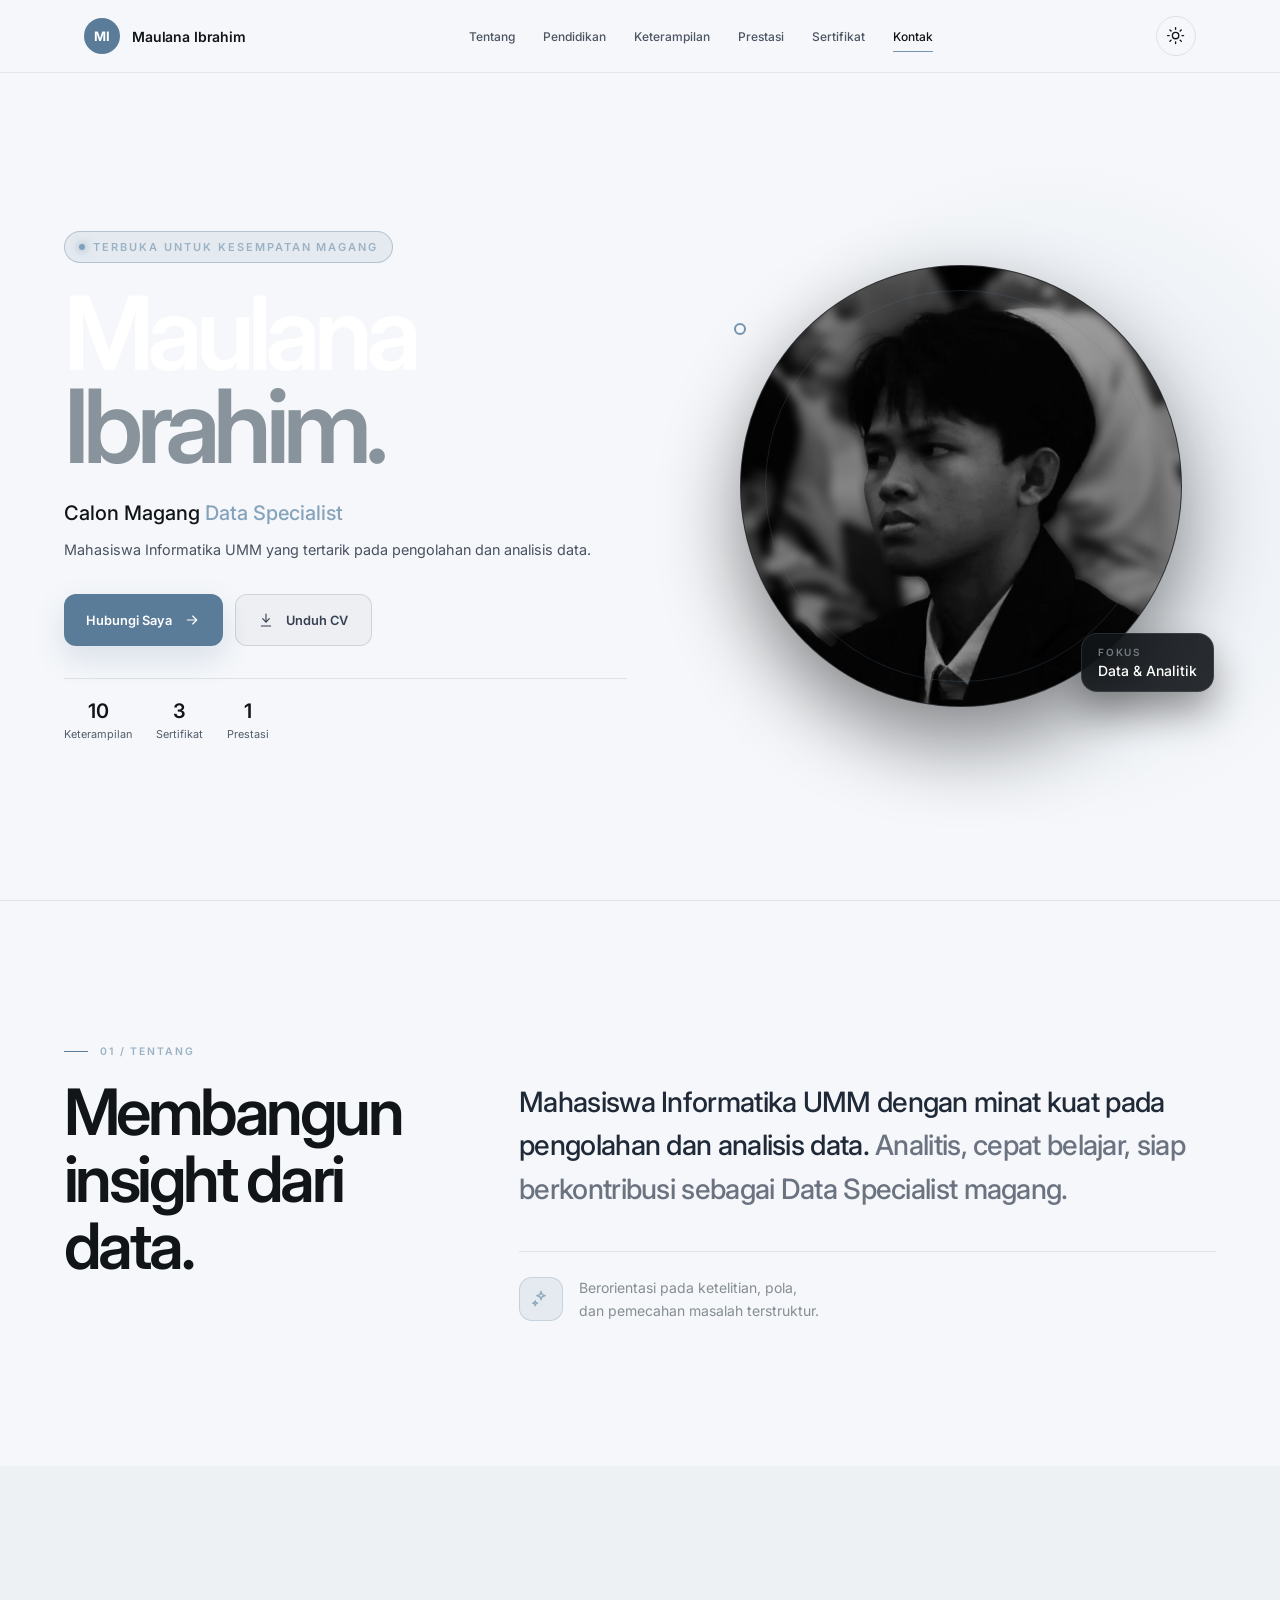
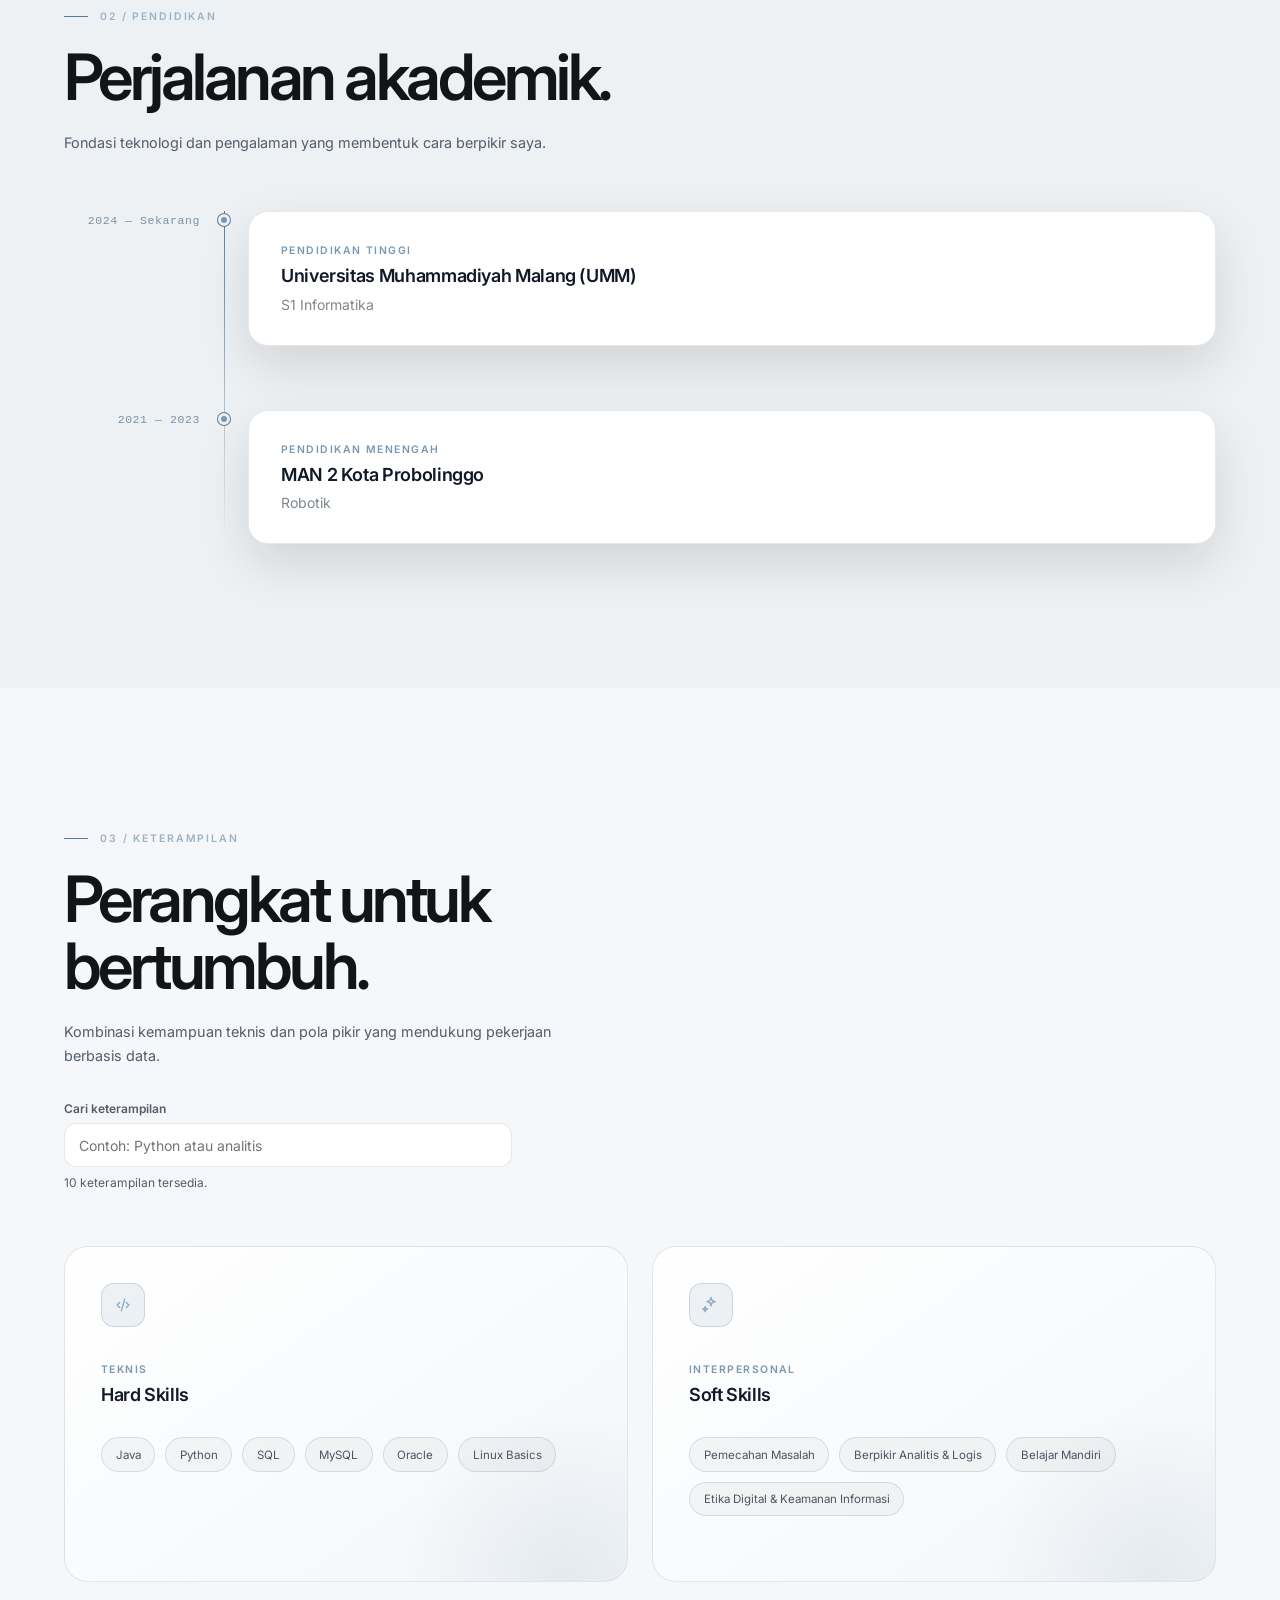
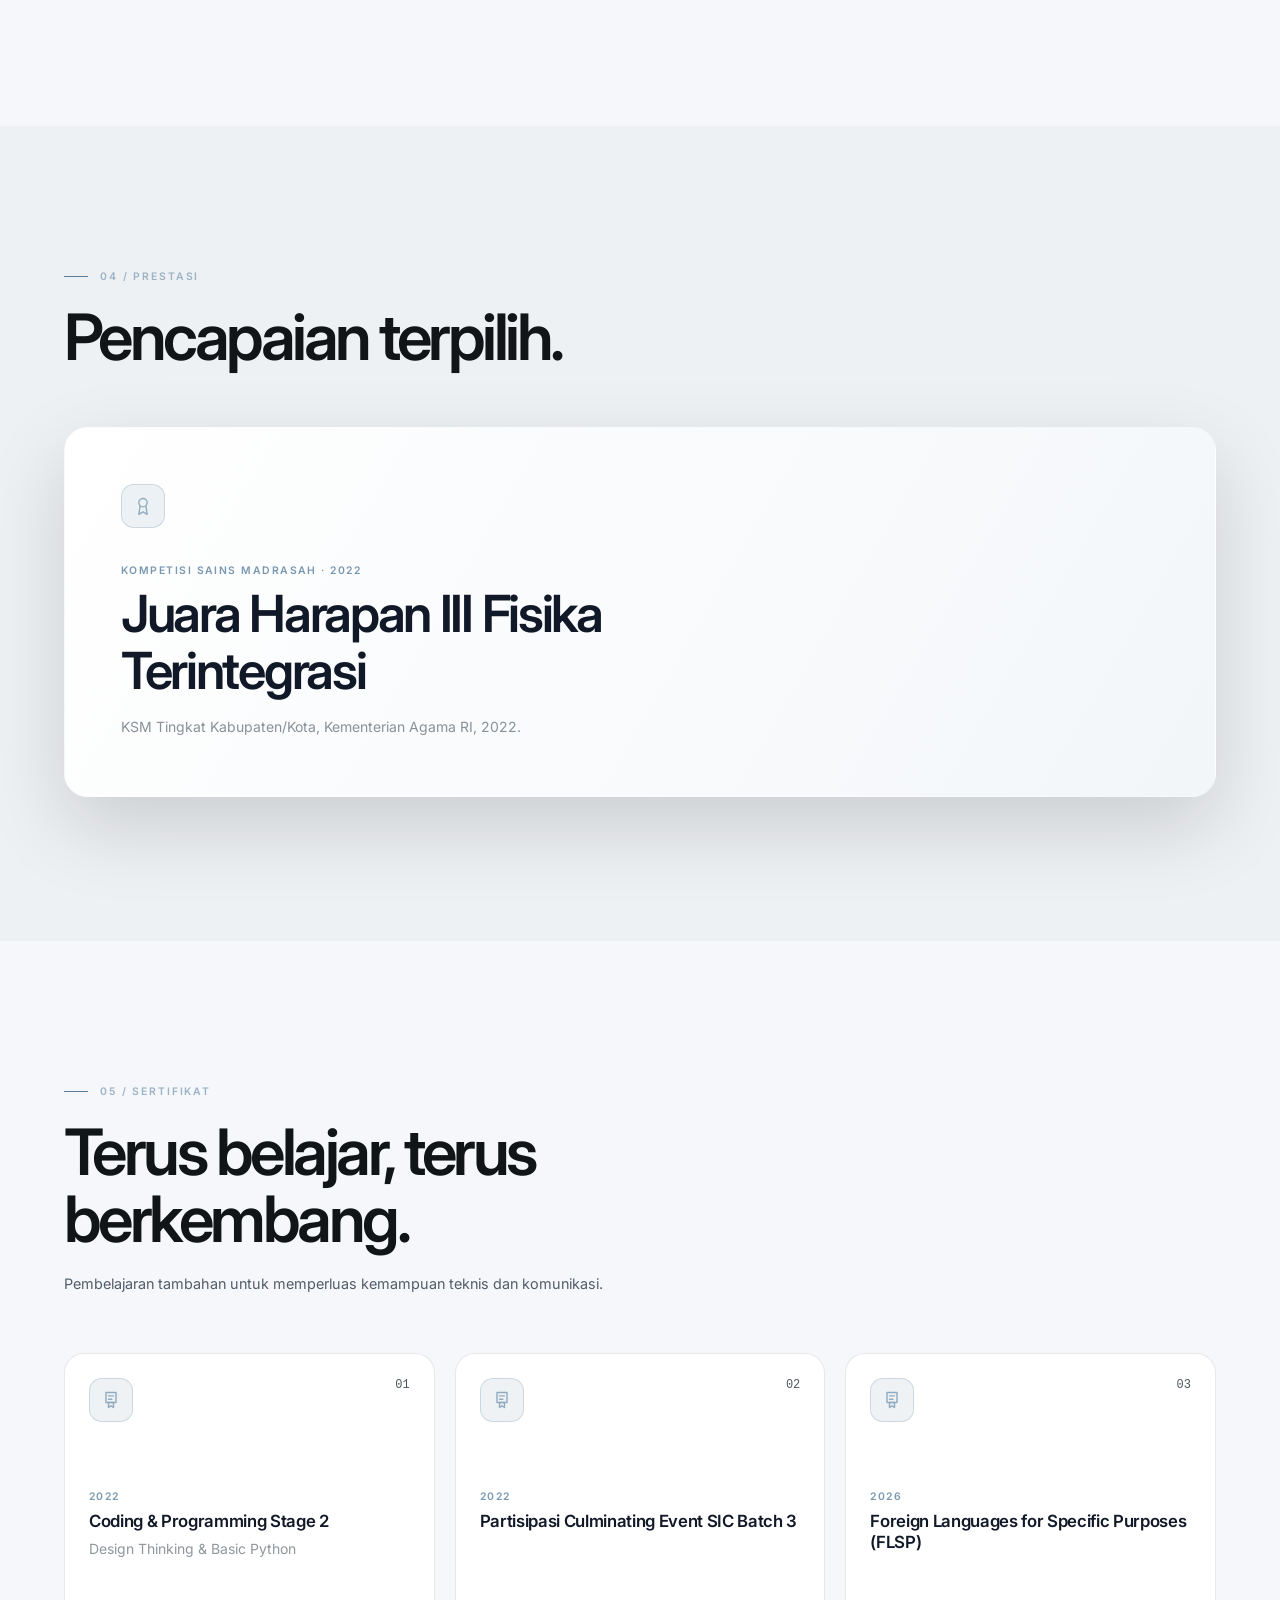
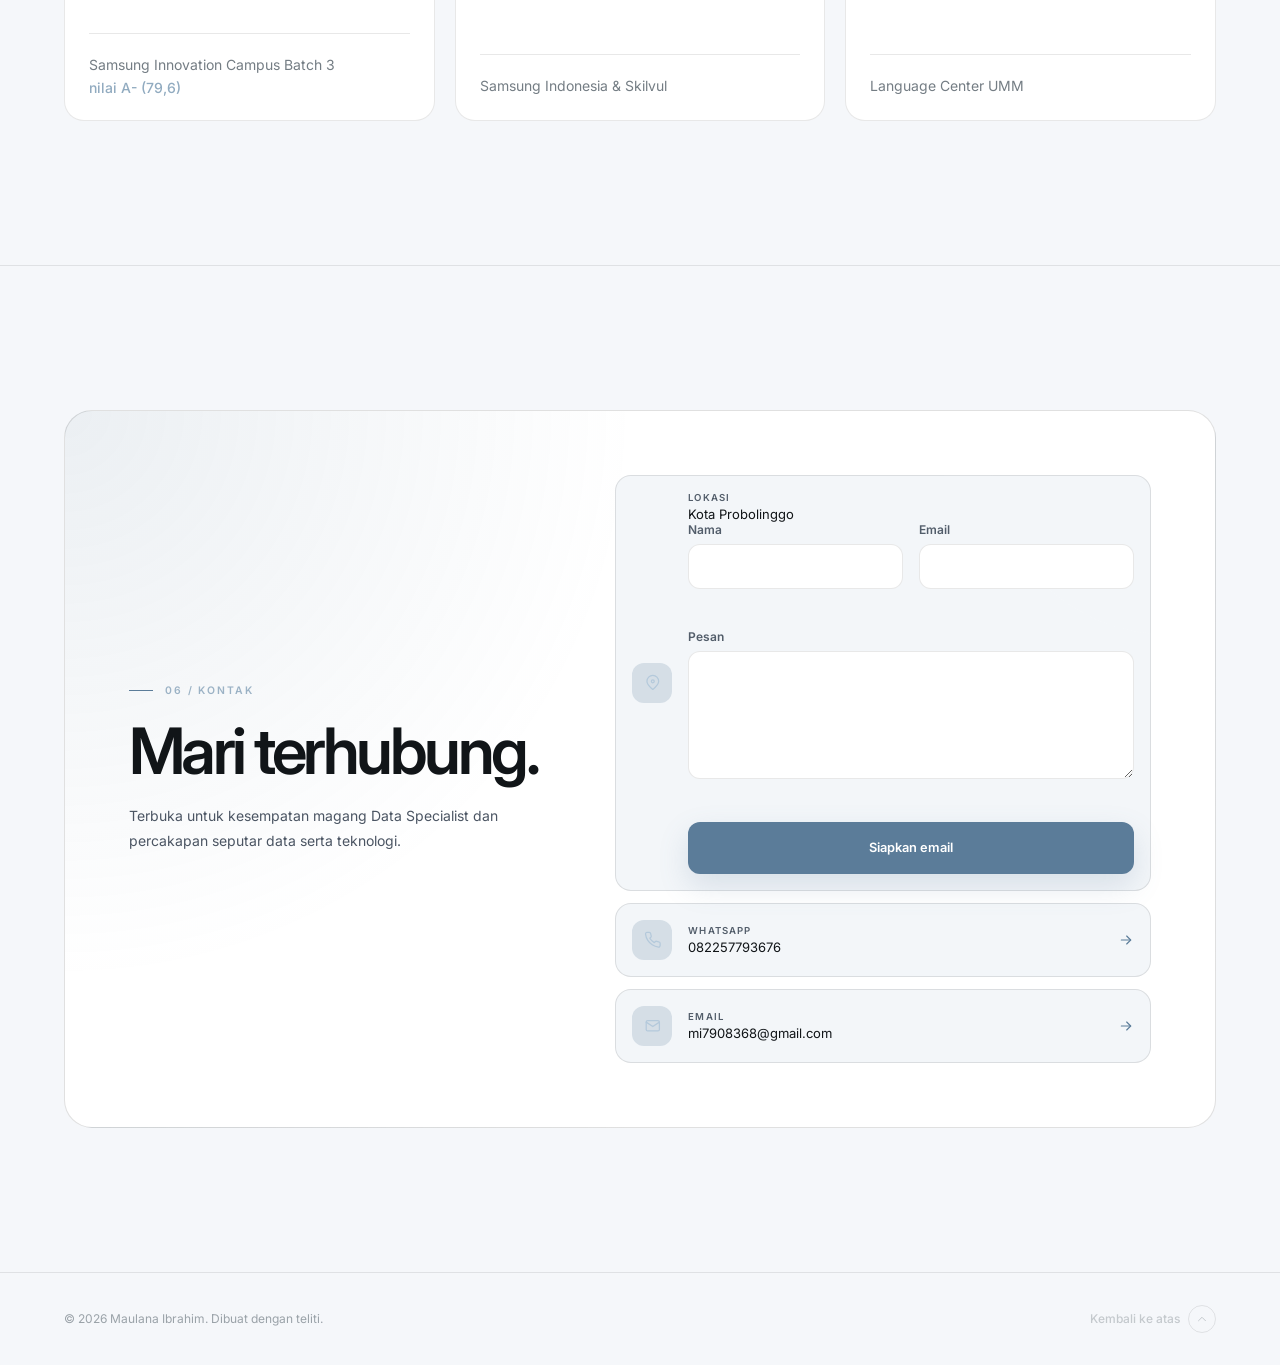
<file: docs/index.html>
<!DOCTYPE html>
<html lang="id" data-theme="dark">
<head>
  <meta charset="UTF-8" />
  <meta name="viewport" content="width=device-width, initial-scale=1.0" />
  <meta name="description" content="CV Maulana Ibrahim — Calon Magang Data Specialist, Mahasiswa Informatika UMM. Lihat pengalaman, keterampilan, dan sertifikat." />
  <title>Maulana Ibrahim — Data Specialist</title>

  <!-- Favicon -->
  <link rel="icon" type="image/svg+xml" href="assets/favicon.svg" />

  <!-- Google Fonts: Inter -->
  <link rel="preconnect" href="https://fonts.googleapis.com" />
  <link rel="preconnect" href="https://fonts.gstatic.com" crossorigin />
  <link href="https://fonts.googleapis.com/css2?family=Inter:wght@400;500;600;700&display=swap" rel="stylesheet" />

  <!-- Stylesheet -->
  <link rel="stylesheet" href="css/style.css" />
</head>
<body>

  <!-- ═══════════════════════════ HEADER / NAV ═══════════════════════════ -->
  <header id="site-header">
    <nav class="nav-inner" aria-label="Navigasi utama">

      <!-- KIRI: Logo / Brand (link ke #beranda) -->
      <a href="#beranda" class="nav-brand" aria-label="Kembali ke beranda">
        <span class="nav-avatar">MI</span>
        <span class="nav-name">Maulana Ibrahim</span>
      </a>

      <!-- TENGAH: Desktop nav links -->
      <div class="nav-links" id="nav-links" role="list">
        <a href="#tentang"      class="nav-link" role="listitem">Tentang</a>
        <a href="#pendidikan"   class="nav-link" role="listitem">Pendidikan</a>
        <a href="#keterampilan" class="nav-link" role="listitem">Keterampilan</a>
        <a href="#prestasi"     class="nav-link" role="listitem">Prestasi</a>
        <a href="#sertifikat"   class="nav-link" role="listitem">Sertifikat</a>
        <a href="#kontak"       class="nav-link" role="listitem">Kontak</a>
      </div>

      <!-- KANAN: Controls (tema + hamburger) — selalu di ujung kanan -->
      <div class="nav-controls">
        <!-- Theme toggle -->
        <button id="theme-toggle" class="icon-btn"
                aria-label="Ganti ke tema terang">
          <svg id="icon-sun" viewBox="0 0 24 24" fill="none" stroke="currentColor"
               stroke-width="1.7" stroke-linecap="round" stroke-linejoin="round" aria-hidden="true">
            <circle cx="12" cy="12" r="4"/>
            <path d="M12 2v2M12 20v2M4.93 4.93l1.41 1.41M17.66 17.66l1.41 1.41
                     M2 12h2M20 12h2M4.93 19.07l1.41-1.41M17.66 6.34l1.41-1.41"/>
          </svg>
          <svg id="icon-moon" viewBox="0 0 24 24" fill="none" stroke="currentColor"
               stroke-width="1.7" stroke-linecap="round" stroke-linejoin="round"
               aria-hidden="true" style="display:none">
            <path d="M21 12.79A9 9 0 1 1 11.21 3 7 7 0 0 0 21 12.79z"/>
          </svg>
        </button>

        <!-- Hamburger (mobile — disembunyikan di desktop via CSS) -->
        <button id="menu-toggle" class="icon-btn nav-hamburger"
                aria-label="Buka menu navigasi"
                aria-expanded="false"
                aria-controls="mobile-menu">
          <svg id="icon-menu" viewBox="0 0 24 24" fill="none" stroke="currentColor"
               stroke-width="1.7" stroke-linecap="round" stroke-linejoin="round" aria-hidden="true">
            <path d="M4 7h16M4 12h16M4 17h16"/>
          </svg>
          <svg id="icon-close" viewBox="0 0 24 24" fill="none" stroke="currentColor"
               stroke-width="1.7" stroke-linecap="round" stroke-linejoin="round"
               aria-hidden="true" style="display:none">
            <path d="M6 6l12 12M18 6 6 18"/>
          </svg>
        </button>
      </div>
    </nav>

    <!-- Mobile menu (drawer dropdown) -->
    <div id="mobile-menu" class="mobile-menu" aria-hidden="true">
      <div class="mobile-menu-inner">
        <a href="#tentang"      class="mobile-link">Tentang</a>
        <a href="#pendidikan"   class="mobile-link">Pendidikan</a>
        <a href="#keterampilan" class="mobile-link">Keterampilan</a>
        <a href="#prestasi"     class="mobile-link">Prestasi</a>
        <a href="#sertifikat"   class="mobile-link">Sertifikat</a>
        <a href="#kontak"       class="mobile-link">Kontak</a>
      </div>
    </div>
  </header>

  <!-- ═══════════════════════════ MAIN CONTENT ═══════════════════════════ -->
  <main>

    <!-- ── BERANDA (Hero) ── -->
    <section id="beranda" class="hero-section">
      <div class="hero-glow" aria-hidden="true"></div>
      <div class="hero-grid" aria-hidden="true"></div>

      <div class="hero-inner">
        <!-- Text column -->
        <div class="hero-text">
          <div class="badge fade-up">
            <span class="badge-dot" aria-hidden="true"></span>
            Terbuka untuk kesempatan magang
          </div>

          <h1 class="hero-name fade-up-delay">
            Maulana<br>
            <span class="hero-name-dim">Ibrahim.</span>
          </h1>

          <p class="hero-role fade-up-delay-2">
            Calon Magang <span class="accent-text">Data Specialist</span>
          </p>

          <p class="hero-desc fade-up-delay-2">
            Mahasiswa Informatika UMM yang tertarik pada pengolahan dan analisis data.
          </p>

          <div class="hero-actions fade-up-delay-3">
            <a href="#kontak" class="button-primary">
              Hubungi Saya
              <svg class="btn-icon" viewBox="0 0 24 24" fill="none" stroke="currentColor" stroke-width="1.7" stroke-linecap="round" stroke-linejoin="round" aria-hidden="true">
                <path d="M5 12h14"/><path d="m13 6 6 6-6 6"/>
              </svg>
            </a>
            <a href="https://drive.google.com/uc?export=download&id=1vg1NzMUYDNerl3p0nj1B6A00vib6fofZ"
               target="_blank" rel="noreferrer" class="button-secondary">
              <svg class="btn-icon" viewBox="0 0 24 24" fill="none" stroke="currentColor" stroke-width="1.7" stroke-linecap="round" stroke-linejoin="round" aria-hidden="true">
                <path d="M12 3v12"/><path d="m7 10 5 5 5-5M5 21h14"/>
              </svg>
              Unduh CV
            </a>
          </div>
          <div class="hero-stats" aria-label="Ringkasan portofolio">
            <div class="hero-stat">
              <strong data-counter="10">10</strong>
              <span>Keterampilan</span>
            </div>
            <div class="hero-stat">
              <strong data-counter="3">3</strong>
              <span>Sertifikat</span>
            </div>
            <div class="hero-stat">
              <strong data-counter="1">1</strong>
              <span>Prestasi</span>
            </div>
          </div>
        </div>

        <!-- Portrait column -->
        <div class="hero-portrait">
          <div class="portrait-ring fade-in">
            <div class="portrait-frame">
              <img
                src="assets/maulana-ibrahim.jpg"
                alt="Potret Maulana Ibrahim, Mahasiswa Informatika UMM"
                class="portrait-img"
                loading="eager"
              />
            </div>

            <!-- Focus badge -->
            <div class="focus-badge" aria-label="Fokus: Data & Analitik">
              <p class="focus-label">Fokus</p>
              <p class="focus-value">Data &amp; Analitik</p>
            </div>

            <!-- Decorative dot -->
            <span class="portrait-dot" aria-hidden="true"></span>
          </div>
        </div>
      </div>
    </section>

    <!-- ── TENTANG ── -->
    <section id="tentang" class="section-shell section-border">
      <div class="section-inner grid-sidebar">
        <div class="section-heading reveal">
          <div class="eyebrow"><span></span>01 / Tentang</div>
          <h2>Membangun insight dari data.</h2>
        </div>

        <div class="reveal about-body">
          <p class="about-lead">
            Mahasiswa Informatika UMM dengan minat kuat pada pengolahan dan analisis data.
            <span class="text-dim">
              Analitis, cepat belajar, siap berkontribusi sebagai Data Specialist magang.
            </span>
          </p>

          <div class="about-tagline">
            <span class="card-icon">
              <!-- spark icon -->
              <svg viewBox="0 0 24 24" fill="none" stroke="currentColor" stroke-width="1.7" stroke-linecap="round" stroke-linejoin="round" aria-hidden="true">
                <path d="m12 3 1.3 3.7L17 8l-3.7 1.3L12 13l-1.3-3.7L7 8l3.7-1.3L12 3Z"/>
                <path d="m5 14 .8 2.2L8 17l-2.2.8L5 20l-.8-2.2L2 17l2.2-.8L5 14Z"/>
              </svg>
            </span>
            <p>
              Berorientasi pada ketelitian, pola,<br class="br-sm">
              dan pemecahan masalah terstruktur.
            </p>
          </div>
        </div>
      </div>
    </section>

    <!-- ── PENDIDIKAN ── -->
    <section id="pendidikan" class="section-shell section-alt">
      <div class="section-inner">
        <div class="section-heading reveal">
          <div class="eyebrow"><span></span>02 / Pendidikan</div>
          <h2>Perjalanan akademik.</h2>
          <p>Fondasi teknologi dan pengalaman yang membentuk cara berpikir saya.</p>
        </div>

        <div class="timeline" role="list">
          <article class="timeline-item reveal" role="listitem">
            <div class="timeline-year">2024 — Sekarang</div>
            <div class="timeline-dot" aria-hidden="true"></div>
            <div class="timeline-card">
              <p class="card-kicker">Pendidikan Tinggi</p>
              <h3>Universitas Muhammadiyah Malang (UMM)</h3>
              <p>S1 Informatika</p>
            </div>
          </article>

          <article class="timeline-item reveal" role="listitem">
            <div class="timeline-year">2021 — 2023</div>
            <div class="timeline-dot" aria-hidden="true"></div>
            <div class="timeline-card">
              <p class="card-kicker">Pendidikan Menengah</p>
              <h3>MAN 2 Kota Probolinggo</h3>
              <p>Robotik</p>
            </div>
          </article>
        </div>
      </div>
    </section>

    <!-- ── KETERAMPILAN ── -->
    <section id="keterampilan" class="section-shell">
      <div class="section-inner">
        <div class="section-heading reveal">
          <div class="eyebrow"><span></span>03 / Keterampilan</div>
          <h2>Perangkat untuk bertumbuh.</h2>
          <p>Kombinasi kemampuan teknis dan pola pikir yang mendukung pekerjaan berbasis data.</p>
        </div>

        <div class="skill-filter reveal">
          <label for="skill-search">Cari keterampilan</label>
          <input id="skill-search" type="search" placeholder="Contoh: Python atau analitis" autocomplete="off">
          <p id="skill-filter-status" class="skill-filter-status" role="status" aria-live="polite">10 keterampilan tersedia.</p>
          <p id="skill-filter-empty" class="skill-filter-empty" hidden>Tidak ada keterampilan yang cocok.</p>
        </div>

        <div class="skills-grid">
          <!-- Hard Skills -->
          <article class="skill-card reveal">
            <div class="card-icon">
              <svg viewBox="0 0 24 24" fill="none" stroke="currentColor" stroke-width="1.7" stroke-linecap="round" stroke-linejoin="round" aria-hidden="true">
                <path d="m8 9-3 3 3 3M16 9l3 3-3 3M14 5l-4 14"/>
              </svg>
            </div>
            <p class="card-kicker">Teknis</p>
            <h3>Hard Skills</h3>
            <div class="chips-wrap">
              <span class="skill-chip">Java</span>
              <span class="skill-chip">Python</span>
              <span class="skill-chip">SQL</span>
              <span class="skill-chip">MySQL</span>
              <span class="skill-chip">Oracle</span>
              <span class="skill-chip">Linux Basics</span>
            </div>
          </article>

          <!-- Soft Skills -->
          <article class="skill-card reveal">
            <div class="card-icon">
              <svg viewBox="0 0 24 24" fill="none" stroke="currentColor" stroke-width="1.7" stroke-linecap="round" stroke-linejoin="round" aria-hidden="true">
                <path d="m12 3 1.3 3.7L17 8l-3.7 1.3L12 13l-1.3-3.7L7 8l3.7-1.3L12 3Z"/>
                <path d="m5 14 .8 2.2L8 17l-2.2.8L5 20l-.8-2.2L2 17l2.2-.8L5 14Z"/>
              </svg>
            </div>
            <p class="card-kicker">Interpersonal</p>
            <h3>Soft Skills</h3>
            <div class="chips-wrap">
              <span class="skill-chip">Pemecahan Masalah</span>
              <span class="skill-chip">Berpikir Analitis &amp; Logis</span>
              <span class="skill-chip">Belajar Mandiri</span>
              <span class="skill-chip">Etika Digital &amp; Keamanan Informasi</span>
            </div>
          </article>
        </div>
      </div>
    </section>

    <!-- ── PRESTASI ── -->
    <section id="prestasi" class="section-shell section-alt">
      <div class="section-inner">
        <div class="section-heading reveal">
          <div class="eyebrow"><span></span>04 / Prestasi</div>
          <h2>Pencapaian terpilih.</h2>
        </div>

        <article class="achievement-card reveal">
          <div class="achievement-number" aria-hidden="true">III</div>
          <div class="achievement-body">
            <div class="card-icon">
              <svg viewBox="0 0 24 24" fill="none" stroke="currentColor" stroke-width="1.7" stroke-linecap="round" stroke-linejoin="round" aria-hidden="true">
                <circle cx="12" cy="8" r="5"/>
                <path d="M8.5 12 7 22l5-3 5 3-1.5-10"/>
              </svg>
            </div>
            <p class="card-kicker">Kompetisi Sains Madrasah · 2022</p>
            <h3>Juara Harapan III Fisika Terintegrasi</h3>
            <p class="achievement-desc">
              KSM Tingkat Kabupaten/Kota, Kementerian Agama RI, 2022.
            </p>
          </div>
        </article>
      </div>
    </section>

    <!-- ── SERTIFIKAT ── -->
    <section id="sertifikat" class="section-shell">
      <div class="section-inner">
        <div class="section-heading reveal">
          <div class="eyebrow"><span></span>05 / Sertifikat</div>
          <h2>Terus belajar, terus berkembang.</h2>
          <p>Pembelajaran tambahan untuk memperluas kemampuan teknis dan komunikasi.</p>
        </div>

        <div class="certs-grid">

          <!-- Cert 01 -->
          <article class="certificate-card reveal">
            <div class="cert-header">
              <div class="card-icon">
                <svg viewBox="0 0 24 24" fill="none" stroke="currentColor" stroke-width="1.7" stroke-linecap="round" stroke-linejoin="round" aria-hidden="true">
                  <path d="M6 3h12v12H6z"/><path d="m9 21 3-2 3 2v-6H9zM9 7h6M9 11h4"/>
                </svg>
              </div>
              <span class="cert-number">01</span>
            </div>
            <div class="cert-body">
              <p class="card-kicker">2022</p>
              <h3>Coding &amp; Programming Stage 2</h3>
              <p class="cert-detail">Design Thinking &amp; Basic Python</p>
            </div>
            <div class="cert-footer">
              <p class="cert-issuer">Samsung Innovation Campus Batch 3</p>
              <p class="cert-score">nilai A- (79,6)</p>
            </div>
          </article>

          <!-- Cert 02 -->
          <article class="certificate-card reveal">
            <div class="cert-header">
              <div class="card-icon">
                <svg viewBox="0 0 24 24" fill="none" stroke="currentColor" stroke-width="1.7" stroke-linecap="round" stroke-linejoin="round" aria-hidden="true">
                  <path d="M6 3h12v12H6z"/><path d="m9 21 3-2 3 2v-6H9zM9 7h6M9 11h4"/>
                </svg>
              </div>
              <span class="cert-number">02</span>
            </div>
            <div class="cert-body">
              <p class="card-kicker">2022</p>
              <h3>Partisipasi Culminating Event SIC Batch 3</h3>
            </div>
            <div class="cert-footer">
              <p class="cert-issuer">Samsung Indonesia &amp; Skilvul</p>
            </div>
          </article>

          <!-- Cert 03 -->
          <article class="certificate-card reveal">
            <div class="cert-header">
              <div class="card-icon">
                <svg viewBox="0 0 24 24" fill="none" stroke="currentColor" stroke-width="1.7" stroke-linecap="round" stroke-linejoin="round" aria-hidden="true">
                  <path d="M6 3h12v12H6z"/><path d="m9 21 3-2 3 2v-6H9zM9 7h6M9 11h4"/>
                </svg>
              </div>
              <span class="cert-number">03</span>
            </div>
            <div class="cert-body">
              <p class="card-kicker">2026</p>
              <h3>Foreign Languages for Specific Purposes (FLSP)</h3>
            </div>
            <div class="cert-footer">
              <p class="cert-issuer">Language Center UMM</p>
            </div>
          </article>

        </div>
      </div>
    </section>

    <!-- ── KONTAK ── -->
    <section id="kontak" class="section-shell section-border">
      <div class="section-inner">
        <div class="contact-panel reveal">

          <!-- Left: info -->
          <div class="contact-info">
            <div class="eyebrow"><span></span>06 / Kontak</div>
            <h2>Mari terhubung.</h2>
            <p class="contact-desc">
              Terbuka untuk kesempatan magang Data Specialist dan percakapan
              seputar data serta teknologi.
            </p>
          </div>

          <!-- Right: links -->
          <div class="contact-links">

            <!-- Location (non-clickable) -->
            <div class="contact-link contact-link--static">
              <span class="contact-icon">
                <svg viewBox="0 0 24 24" fill="none" stroke="currentColor" stroke-width="1.7" stroke-linecap="round" stroke-linejoin="round" aria-hidden="true">
                  <path d="M20 10c0 5-8 11-8 11S4 15 4 10a8 8 0 1 1 16 0Z"/>
                  <circle cx="12" cy="10" r="2"/>
                </svg>
              </span>
              <div>
                <small>Lokasi</small>
                Kota Probolinggo

            <form id="contact-form" class="contact-form" novalidate>
              <div class="contact-fields">
                <div class="contact-field">
                  <label for="contact-name">Nama</label>
                  <input id="contact-name" name="name" type="text" autocomplete="name" maxlength="80" required aria-describedby="contact-name-error" aria-invalid="false">
                  <small id="contact-name-error" class="field-error"></small>
                </div>
                <div class="contact-field">
                  <label for="contact-email">Email</label>
                  <input id="contact-email" name="email" type="email" autocomplete="email" maxlength="160" required aria-describedby="contact-email-error" aria-invalid="false">
                  <small id="contact-email-error" class="field-error"></small>
                </div>
                <div class="contact-field contact-field--message">
                  <label for="contact-message">Pesan</label>
                  <textarea id="contact-message" name="message" rows="5" minlength="20" maxlength="1200" required aria-describedby="contact-message-error" aria-invalid="false"></textarea>
                  <small id="contact-message-error" class="field-error"></small>
                </div>
              </div>
              <button type="submit" class="button-primary">Siapkan email</button>
              <p id="contact-form-status" class="contact-form-status" role="status" aria-live="polite"></p>
            </form>
              </div>
            </div>

            <!-- WhatsApp -->
            <a href="https://wa.me/6282257793676" target="_blank" rel="noreferrer" class="contact-link">
              <span class="contact-icon">
                <svg viewBox="0 0 24 24" fill="none" stroke="currentColor" stroke-width="1.7" stroke-linecap="round" stroke-linejoin="round" aria-hidden="true">
                  <path d="M22 16.9v3a2 2 0 0 1-2.2 2 19.8 19.8 0 0 1-8.6-3.1 19.5 19.5 0 0 1-6-6A19.8 19.8 0 0 1 2.1 4.2 2 2 0 0 1 4.1 2h3a2 2 0 0 1 2 1.7 12.8 12.8 0 0 0 .7 2.8 2 2 0 0 1-.5 2.1L8 9.9a16 16 0 0 0 6 6l1.3-1.3a2 2 0 0 1 2.1-.5 12.8 12.8 0 0 0 2.8.7A2 2 0 0 1 22 16.9Z"/>
                </svg>
              </span>
              <div>
                <small>WhatsApp</small>
                082257793676
              </div>
              <svg class="contact-arrow" viewBox="0 0 24 24" fill="none" stroke="currentColor" stroke-width="1.7" stroke-linecap="round" stroke-linejoin="round" aria-hidden="true">
                <path d="M5 12h14"/><path d="m13 6 6 6-6 6"/>
              </svg>
            </a>

            <!-- Email -->
            <a href="mailto:mi7908368@gmail.com" class="contact-link">
              <span class="contact-icon">
                <svg viewBox="0 0 24 24" fill="none" stroke="currentColor" stroke-width="1.7" stroke-linecap="round" stroke-linejoin="round" aria-hidden="true">
                  <rect x="3" y="5" width="18" height="14" rx="2"/>
                  <path d="m3 7 9 6 9-6"/>
                </svg>
              </span>
              <div>
                <small>Email</small>
                mi7908368@gmail.com
              </div>
              <svg class="contact-arrow" viewBox="0 0 24 24" fill="none" stroke="currentColor" stroke-width="1.7" stroke-linecap="round" stroke-linejoin="round" aria-hidden="true">
                <path d="M5 12h14"/><path d="m13 6 6 6-6 6"/>
              </svg>
            </a>

          </div>
        </div>
      </div>
    </section>

  </main>

  <!-- ═══════════════════════════ FOOTER ═══════════════════════════ -->
  <footer class="site-footer">
    <div class="footer-inner">
      <p class="footer-copy">&copy; <span id="year"></span> Maulana Ibrahim. Dibuat dengan teliti.</p>
      <a href="#beranda" class="back-to-top" aria-label="Kembali ke atas">
        Kembali ke atas
        <span class="back-icon" aria-hidden="true">
          <svg viewBox="0 0 24 24" fill="none" stroke="currentColor" stroke-width="1.7" stroke-linecap="round" stroke-linejoin="round">
            <path d="m9 18 6-6-6-6"/>
          </svg>
        </span>
      </a>
    </div>
  </footer>

  <!-- Back-to-top floating button (JS-controlled) -->
  <button id="scroll-top" class="scroll-top-btn" aria-label="Gulir ke atas" title="Kembali ke atas">
    <svg viewBox="0 0 24 24" fill="none" stroke="currentColor" stroke-width="2" stroke-linecap="round" stroke-linejoin="round" aria-hidden="true">
      <path d="M18 15l-6-6-6 6"/>
    </svg>
  </button>

  <!-- JavaScript -->
  <script src="js/script.js"></script>
</body>
</html>
</file>
<file: docs/css/style.css>
/* ══════════════════════════════════════════════════════════════
   MAULANA IBRAHIM — PERSONAL CV
   style.css  ·  Pure CSS (no build tool)
   ══════════════════════════════════════════════════════════════ */

/* ─── 0. GOOGLE FONT (already loaded via <link> in HTML) ─── */

/* ─── 1. CSS CUSTOM PROPERTIES ─── */
:root {
  /* Colours – dark theme (default) */
  --bg:           #0b0d0f;
  --bg-alt:       #0e1113;
  --bg-card:      #111518;
  --bg-card-2:    #101417;
  --bg-cert:      #101417;
  --text:         #f2f3f4;
  --text-dim:     #8d949a;
  --text-muted:   #757d83;
  --text-label:   #a3abb1;
  --accent:       #5B7C99;
  --accent-light: #91abc0;
  --accent-pale:  #9bb2c5;
  --border:       rgba(255,255,255,0.07);
  --border-nav:   rgba(255,255,255,0.07);
  --header-bg:    rgba(11,13,15,0.85);
  --nav-text:     #bdc5ca;
  --card-bg-grad: linear-gradient(145deg, #121619, #0f1214);
  --contact-bg:   #161b1f;
  --contact-link-bg: #1c2227;
  --timeline-card-bg: #111518;
  --achievement-bg: linear-gradient(120deg,#13181c,#101315);

  /* Typography */
  --font: 'Inter', ui-sans-serif, system-ui, sans-serif;
  --font-mono: ui-monospace, SFMono-Regular, Menlo, monospace;

  /* Sizing / spacing */
  --header-h: 72px;
  --radius-sm: 0.75rem;
  --radius-md: 1.25rem;
  --radius-lg: 1.5rem;
  --radius-xl: 1.75rem;
  --section-px: 1.25rem;
  --section-py: 6rem;

  /* Transitions */
  --ease: cubic-bezier(.22,1,.36,1);
}

/* Light theme overrides */
[data-theme="light"] {
  --bg:           #f5f7fa;
  --bg-alt:       #eef1f4;
  --bg-card:      #ffffff;
  --bg-card-2:    #f9fafb;
  --bg-cert:      #ffffff;
  --text:         #111518;
  --text-dim:     #4a5260;
  --text-muted:   #6b7280;
  --text-label:   #525d6a;
  --border:       rgba(0,0,0,0.09);
  --border-nav:   rgba(0,0,0,0.07);
  --header-bg:    rgba(245,247,250,0.9);
  --nav-text:     #4b5563;
  --card-bg-grad: linear-gradient(145deg,#ffffff,#f3f6f9);
  --contact-bg:   #ffffff;
  --contact-link-bg: #f3f6f9;
  --timeline-card-bg: #ffffff;
  --achievement-bg: linear-gradient(120deg,#ffffff,#f3f6f9);
  color-scheme: light;
}

/* ─── 2. RESET / BASE ─── */
*, *::before, *::after { box-sizing: border-box; margin: 0; padding: 0; }

html {
  font-family: var(--font);
  scroll-behavior: smooth;
  scroll-padding-top: var(--header-h);
  text-rendering: optimizeLegibility;
  -webkit-font-smoothing: antialiased;
  color-scheme: dark;
  background: var(--bg);
}
html[data-theme="light"] { color-scheme: light; }

body {
  min-width: 320px;
  background: var(--bg);
  color: var(--text);
  overflow-x: hidden;
  transition: background 300ms ease, color 300ms ease;
}

a { text-decoration: none; color: inherit; }
img { max-width: 100%; height: auto; display: block; }
button { cursor: pointer; font-family: inherit; }
svg { flex-shrink: 0; }

::selection { color: #fff; background: var(--accent); }

/* ─── 3. HEADER ─── */
#site-header {
  position: fixed;
  top: 0; right: 0; left: 0;
  z-index: 50;
  border-bottom: 1px solid var(--border-nav);
  background: var(--header-bg);
  backdrop-filter: blur(20px);
  -webkit-backdrop-filter: blur(20px);
  transition: background 300ms ease;
}

.nav-inner {
  display: flex;
  align-items: center;
  justify-content: space-between;
  height: var(--header-h);
  max-width: 72rem;
  margin-inline: auto;
  padding-inline: var(--section-px);
}

/* Brand */
.nav-brand {
  display: flex;
  align-items: center;
  gap: 0.75rem;
}
.nav-avatar {
  display: grid;
  place-items: center;
  width: 2.25rem; height: 2.25rem;
  border-radius: 999px;
  background: var(--accent);
  color: #fff;
  font-size: 0.8125rem;
  font-weight: 700;
  transition: transform 250ms var(--ease);
}
.nav-brand:hover .nav-avatar { transform: rotate(6deg); }
.nav-name {
  font-size: 0.875rem;
  font-weight: 600;
  letter-spacing: -0.01em;
  color: var(--text);
}

/* Desktop nav links */
.nav-links {
  display: none;
  align-items: center;
  gap: 1.75rem;
}

.nav-link {
  position: relative;
  white-space: nowrap;
  padding-block: 0.5rem;
  color: var(--nav-text);
  font-size: 0.75rem;
  font-weight: 500;
  transition: color 200ms ease;
}
.nav-link::after {
  content: '';
  position: absolute;
  right: 0; bottom: 0; left: 0;
  height: 1px;
  background: #7594ae;
  transform: scaleX(0);
  transform-origin: right;
  transition: transform 250ms ease;
}
.nav-link:hover,
.nav-link.active { color: var(--text); }
.nav-link:hover::after,
.nav-link.active::after { transform: scaleX(1); transform-origin: left; }

/* Controls (theme + hamburger) */
.nav-controls { display: flex; align-items: center; gap: 0.5rem; }

.icon-btn {
  display: grid;
  place-items: center;
  width: 2.5rem; height: 2.5rem;
  border-radius: 999px;
  border: 1px solid var(--border);
  background: transparent;
  color: var(--text);
  transition: border-color 200ms, background 200ms;
}
.icon-btn svg { width: 1.2rem; height: 1.2rem; }
.icon-btn:hover { border-color: rgba(91,124,153,0.4); background: rgba(91,124,153,0.08); }

/* Mobile menu */
.mobile-menu {
  display: none;
  border-top: 1px solid var(--border-nav);
  background: var(--bg);
  overflow: hidden;
  transition: max-height 300ms var(--ease);
}
.mobile-menu.open { display: block; }
.mobile-menu-inner {
  display: grid;
  gap: 0.25rem;
  max-width: 72rem;
  margin-inline: auto;
  padding: 1rem var(--section-px);
}
.mobile-link {
  display: block;
  white-space: nowrap;
  border-radius: var(--radius-sm);
  padding: 0.75rem 1rem;
  font-size: 0.875rem;
  font-weight: 500;
  color: var(--text-dim);
  transition: background 200ms, color 200ms;
}
.mobile-link:hover,
.mobile-link.active { background: rgba(255,255,255,0.05); color: var(--text); }
[data-theme="light"] .mobile-link:hover { background: rgba(0,0,0,0.04); }
[data-theme="light"] .mobile-link.active { background: rgba(0,0,0,0.04); }

/* ─── 4. LAYOUT HELPERS ─── */
.section-shell {
  padding: var(--section-py) var(--section-px);
}
.section-alt  { background: var(--bg-alt); }
.section-border { border-top: 1px solid var(--border); }

.section-inner {
  max-width: 72rem;
  margin-inline: auto;
}

/* Sidebar two-column grid */
.grid-sidebar {
  display: grid;
  gap: 2.5rem;
}

/* ─── 5. EYEBROW + SECTION HEADING ─── */
.eyebrow {
  display: flex;
  align-items: center;
  gap: 0.75rem;
  color: var(--accent-pale);
  font-size: 0.65rem;
  font-weight: 600;
  letter-spacing: 0.18em;
  text-transform: uppercase;
}
.eyebrow span {
  width: 1.5rem; height: 1px;
  background: var(--accent);
  display: block;
}

.section-heading { max-width: 42rem; }
.section-heading h2,
.contact-panel h2 {
  margin-top: 1.25rem;
  color: #f3f4f5;
  font-size: clamp(2.25rem, 5vw, 4rem);
  font-weight: 600;
  letter-spacing: -0.055em;
  line-height: 1.05;
}
[data-theme="light"] .section-heading h2,
[data-theme="light"] .contact-panel h2 { color: #111518; }

.contact-panel h2 { color: #fff; }
[data-theme="light"] .contact-panel h2 { color: #111518; }

.section-heading > p {
  margin-top: 1.25rem;
  max-width: 34rem;
  color: var(--text-label);
  font-size: 0.9rem;
  line-height: 1.7;
}

/* ─── 6. HERO ─── */
.hero-section {
  position: relative;
  display: flex;
  align-items: center;
  min-height: 100svh;
  overflow: hidden;
  padding: calc(var(--header-h) + 4rem) var(--section-px) 4rem;
}

.hero-glow {
  position: absolute;
  top: 15%; right: -10%;
  width: 45rem; height: 45rem;
  border-radius: 999px;
  background: radial-gradient(circle, rgba(91,124,153,0.12), transparent 66%);
  pointer-events: none;
}
.hero-grid {
  position: absolute;
  inset: 0;
  opacity: 0.3;
  background-image:
    linear-gradient(rgba(255,255,255,0.025) 1px, transparent 1px),
    linear-gradient(90deg, rgba(255,255,255,0.025) 1px, transparent 1px);
  background-size: 72px 72px;
  -webkit-mask-image: linear-gradient(to right, transparent, black 60%, transparent);
  mask-image: linear-gradient(to right, transparent, black 60%, transparent);
  pointer-events: none;
}

.hero-inner {
  display: grid;
  width: 100%;
  max-width: 72rem;
  margin-inline: auto;
  align-items: center;
  gap: 3rem;
}

/* Text */
.hero-text {
  position: relative;
  z-index: 1;
  order: 2;
  text-align: center;
}

.badge {
  display: inline-flex;
  align-items: center;
  gap: 0.5rem;
  border-radius: 999px;
  border: 1px solid rgba(91,124,153,0.35);
  background: rgba(91,124,153,0.1);
  padding: 0.5rem 0.875rem;
  font-size: 0.6875rem;
  font-weight: 600;
  letter-spacing: 0.18em;
  text-transform: uppercase;
  color: var(--accent-pale);
  margin-bottom: 1.5rem;
}
.badge-dot {
  width: 0.375rem; height: 0.375rem;
  border-radius: 999px;
  background: #7fa0bc;
  box-shadow: 0 0 10px #5B7C99;
}

.hero-name {
  font-size: clamp(3rem, 8vw, 6.5rem);
  font-weight: 600;
  line-height: 0.91;
  letter-spacing: -0.065em;
  color: #fff;
}
.hero-name-dim { color: #89939b; }

.hero-role {
  margin-top: 1.75rem;
  font-size: clamp(1rem, 2.5vw, 1.25rem);
  font-weight: 500;
  color: var(--text);
}
.accent-text { color: #86a3bc; }

.hero-desc {
  margin-top: 0.75rem;
  max-width: 36rem;
  margin-inline: auto;
  font-size: 0.9rem;
  line-height: 1.75;
  color: var(--text-dim);
}

.hero-actions {
  display: flex;
  flex-direction: column;
  align-items: center;
  gap: 0.75rem;
  margin-top: 2rem;
}

.hero-stats {
  display: flex;
  justify-content: center;
  gap: 1.5rem;
  margin-top: 2rem;
  border-top: 1px solid var(--border);
  padding-top: 1.25rem;
}
.hero-stat { display: grid; gap: 0.25rem; text-align: center; }
.hero-stat strong { color: var(--text); font-size: 1.25rem; font-weight: 600; }
.hero-stat span { color: var(--text-label); font-size: 0.68rem; }

/* Portrait */
.hero-portrait {
  position: relative;
  z-index: 1;
  order: 1;
  width: 100%;
  max-width: 22rem;
  margin-inline: auto;
}

.portrait-ring {
  position: relative;
  aspect-ratio: 1;
  border: 1px solid rgba(255,255,255,0.09);
  border-radius: 999px;
  padding: 1.15rem;
}
.portrait-ring::before,
.portrait-ring::after {
  content: '';
  position: absolute;
  border-radius: 999px;
  pointer-events: none;
}
.portrait-ring::before { inset: -1rem; border: 1px solid rgba(255,255,255,0.035); }
.portrait-ring::after  { inset: 9%;  border: 1px solid rgba(91,124,153,0.22); }

.portrait-frame {
  height: 100%;
  overflow: hidden;
  border-radius: 999px;
  border: 1px solid rgba(255,255,255,0.11);
  background: #161a1d;
  box-shadow: 0 35px 80px rgba(0,0,0,0.45);
}
.portrait-img {
  width: 100%; height: 100%;
  object-fit: cover;
  object-position: 50% 34%;
  filter: grayscale(100%);
  transition: filter 400ms ease;
}
.portrait-img:hover { filter: grayscale(0%); }

.focus-badge {
  position: absolute;
  bottom: 7%; right: -3%;
  border-radius: 1rem;
  border: 1px solid rgba(255,255,255,0.1);
  background: rgba(18,22,25,0.9);
  padding: 0.75rem 1rem;
  box-shadow: 0 20px 40px rgba(0,0,0,0.4);
  backdrop-filter: blur(12px);
  -webkit-backdrop-filter: blur(12px);
}
.focus-label {
  font-size: 0.625rem;
  font-weight: 600;
  letter-spacing: 0.16em;
  text-transform: uppercase;
  color: #727b82;
}
.focus-value {
  margin-top: 0.25rem;
  font-size: 0.875rem;
  font-weight: 500;
  color: #fff;
}

.portrait-dot {
  position: absolute;
  left: 0.75rem; top: 16%;
  width: 0.75rem; height: 0.75rem;
  border-radius: 999px;
  border: 2px solid #7393ae;
  background: var(--bg);
}

/* ─── 7. BUTTONS ─── */
.button-primary,
.button-secondary {
  display: inline-flex;
  align-items: center;
  justify-content: center;
  gap: 0.75rem;
  height: 3.25rem;
  border-radius: var(--radius-sm);
  padding-inline: 1.4rem;
  font-size: 0.8rem;
  font-weight: 600;
  transition: transform 200ms ease, background 200ms ease, border-color 200ms ease, box-shadow 200ms ease;
  border: none;
  cursor: pointer;
}
.btn-icon { width: 1rem; height: 1rem; }

.button-primary {
  background: var(--accent);
  color: #fff;
  box-shadow: 0 12px 30px rgba(91,124,153,0.18);
}
.button-primary:hover {
  background: #698aa6;
  transform: translateY(-2px);
  box-shadow: 0 18px 40px rgba(91,124,153,0.28);
}
.button-secondary {
  border: 1px solid rgba(255,255,255,0.11);
  background: rgba(255,255,255,0.03);
  color: #d6d9dc;
}
.button-secondary:hover {
  border-color: rgba(255,255,255,0.2);
  background: rgba(255,255,255,0.06);
  transform: translateY(-2px);
}
[data-theme="light"] .button-secondary {
  border-color: rgba(0,0,0,0.12);
  background: rgba(0,0,0,0.03);
  color: #374151;
}
[data-theme="light"] .button-secondary:hover {
  border-color: rgba(91,124,153,0.4);
  background: rgba(91,124,153,0.06);
}

/* ─── 8. CARD ICON ─── */
.card-icon {
  display: grid;
  place-items: center;
  width: 2.75rem; height: 2.75rem;
  border: 1px solid rgba(91,124,153,0.23);
  border-radius: 0.8rem;
  background: rgba(91,124,153,0.1);
  color: var(--accent-light);
  margin-bottom: 2.25rem;
}
.card-icon svg { width: 1.25rem; height: 1.25rem; }

.card-kicker {
  color: #7897b1;
  font-size: 0.65rem;
  font-weight: 600;
  letter-spacing: 0.14em;
  text-transform: uppercase;
}

/* ─── 9. ABOUT ─── */
.about-body { }
.about-lead {
  max-width: 48rem;
  font-size: clamp(1.25rem, 3vw, 1.75rem);
  font-weight: 500;
  line-height: 1.55;
  letter-spacing: -0.025em;
  color: #d8dcdf;
}
[data-theme="light"] .about-lead { color: #1f2937; }
.text-dim { color: var(--text-muted); }

.about-tagline {
  display: flex;
  align-items: center;
  gap: 1rem;
  margin-top: 2.5rem;
  padding-top: 1.5rem;
  border-top: 1px solid var(--border);
}
.about-tagline p {
  font-size: 0.875rem;
  line-height: 1.65;
  color: #858d93;
}
.about-tagline .card-icon { margin-bottom: 0; }

/* ─── 10. TIMELINE ─── */
.timeline {
  position: relative;
  margin-top: 3.5rem;
}
.timeline::before {
  content: '';
  position: absolute;
  top: 0; bottom: 0; left: 0.35rem;
  width: 1px;
  background: linear-gradient(#5b7c99, rgba(255,255,255,0.07));
}

.timeline-item {
  position: relative;
  display: grid;
  gap: 1rem;
  padding: 0 0 3.5rem 2rem;
}
.timeline-item:last-child { padding-bottom: 0; }

.timeline-dot {
  position: absolute;
  top: 0.2rem; left: 0;
  width: 0.75rem; height: 0.75rem;
  border: 3px solid var(--bg-alt);
  border-radius: 999px;
  background: #7897b1;
  box-shadow: 0 0 0 1px #5b7c99;
}

.timeline-year {
  color: #7793aa;
  font-family: var(--font-mono);
  font-size: 0.72rem;
  letter-spacing: 0.05em;
}

.timeline-card {
  border: 1px solid var(--border);
  border-radius: var(--radius-md);
  padding: 1.5rem;
  background: var(--timeline-card-bg);
  box-shadow: 0 20px 50px rgba(0,0,0,0.12);
  transition: transform 250ms ease, border-color 250ms ease;
}
.timeline-card:hover {
  border-color: rgba(91,124,153,0.35);
  transform: translateY(-3px);
}
.timeline-card h3 {
  margin-top: 0.5rem;
  color: #e6e8ea;
  font-size: 1.125rem;
  font-weight: 600;
  letter-spacing: -0.02em;
}
[data-theme="light"] .timeline-card h3 { color: #111827; }
.timeline-card > p:last-child {
  margin-top: 0.6rem;
  color: #7e878e;
  font-size: 0.875rem;
}

/* ─── 11. SKILLS ─── */
.skills-grid {
  display: grid;
  gap: 1.25rem;
  margin-top: 3.5rem;
}

.skill-filter { max-width: 28rem; margin-top: 2rem; }
.skill-filter label, .contact-field label {
  display: block;
  margin-bottom: 0.45rem;
  color: var(--text-label);
  font-size: 0.75rem;
  font-weight: 600;
}
.skill-filter input, .contact-field input, .contact-field textarea {
  width: 100%;
  border: 1px solid var(--border);
  border-radius: var(--radius-sm);
  padding: 0.8rem 0.9rem;
  background: var(--bg-card);
  color: var(--text);
  font: inherit;
  font-size: 0.875rem;
}
.skill-filter input:focus-visible, .contact-field input:focus-visible, .contact-field textarea:focus-visible {
  outline: 2px solid var(--accent-light);
  outline-offset: 2px;
}
.skill-filter-status, .skill-filter-empty { margin-top: 0.5rem; color: var(--text-label); font-size: 0.75rem; }
.skill-chip[hidden], .skill-card[hidden], .skill-filter-empty[hidden] { display: none; }

.skill-card {
  position: relative;
  min-height: 21rem;
  overflow: hidden;
  border: 1px solid var(--border);
  border-radius: var(--radius-lg);
  padding: 1.75rem;
  background: var(--card-bg-grad);
  transition: transform 250ms ease, border-color 250ms ease;
}
.skill-card::after {
  content: '';
  position: absolute;
  right: -20%; bottom: -50%;
  width: 22rem; height: 22rem;
  border-radius: 999px;
  background: radial-gradient(circle, rgba(91,124,153,0.1), transparent 65%);
  pointer-events: none;
}
.skill-card:hover { border-color: rgba(91,124,153,0.32); transform: translateY(-5px); }
.skill-card h3 {
  margin-top: 0.5rem;
  color: #e6e8ea;
  font-size: 1.125rem;
  font-weight: 600;
  letter-spacing: -0.02em;
}
[data-theme="light"] .skill-card h3 { color: #111827; }

.chips-wrap {
  display: flex;
  flex-wrap: wrap;
  gap: 0.625rem;
  margin-top: 2rem;
}
.skill-chip {
  position: relative;
  z-index: 1;
  border: 1px solid rgba(255,255,255,0.08);
  border-radius: 999px;
  padding: 0.58rem 0.85rem;
  background: rgba(255,255,255,0.02);
  color: #aab0b5;
  font-size: 0.72rem;
  transition: color 200ms, border-color 200ms, background 200ms;
}
.skill-chip:hover {
  border-color: rgba(91,124,153,0.35);
  background: rgba(91,124,153,0.1);
  color: #dce5ec;
}
[data-theme="light"] .skill-chip {
  border-color: rgba(0,0,0,0.1);
  background: rgba(0,0,0,0.03);
  color: #4b5563;
}
[data-theme="light"] .skill-chip:hover {
  border-color: rgba(91,124,153,0.4);
  background: rgba(91,124,153,0.1);
  color: #1f2937;
}

/* ─── 12. ACHIEVEMENT ─── */
.achievement-card {
  position: relative;
  overflow: hidden;
  border: 1px solid rgba(255,255,255,0.08);
  border-radius: var(--radius-lg);
  padding: 2rem;
  background: var(--achievement-bg);
  box-shadow: 0 30px 80px rgba(0,0,0,0.15);
  margin-top: 3.5rem;
}
.achievement-body { position: relative; z-index: 1; }
.achievement-card h3 {
  max-width: 45rem;
  color: #eff0f1;
  font-size: clamp(1.6rem, 4vw, 3.2rem);
  font-weight: 600;
  letter-spacing: -0.045em;
  line-height: 1.12;
  margin-top: 0.5rem;
}
[data-theme="light"] .achievement-card h3 { color: #111827; }
.achievement-number {
  position: absolute;
  right: -0.25rem; bottom: -2.5rem;
  color: rgba(255,255,255,0.025);
  font-size: clamp(9rem, 26vw, 20rem);
  font-weight: 700;
  letter-spacing: -0.1em;
  line-height: 1;
  user-select: none;
  pointer-events: none;
}
.achievement-desc {
  margin-top: 1rem;
  font-size: 0.875rem;
  line-height: 1.75;
  color: #889198;
}

/* ─── 13. CERTIFICATES ─── */
.certs-grid {
  display: grid;
  gap: 1.25rem;
  margin-top: 3.5rem;
}

.certificate-card {
  display: flex;
  flex-direction: column;
  min-height: 23rem;
  border: 1px solid var(--border);
  border-radius: var(--radius-md);
  padding: 1.5rem;
  background: var(--bg-cert);
  transition: transform 250ms ease, border-color 250ms ease;
}
.certificate-card:hover { border-color: rgba(91,124,153,0.32); transform: translateY(-5px); }

.cert-header {
  display: flex;
  align-items: flex-start;
  justify-content: space-between;
}
.cert-number {
  font-family: var(--font-mono);
  font-size: 0.75rem;
  color: #50585e;
}
.cert-body { margin-top: 2rem; }
.cert-detail {
  margin-top: 0.5rem;
  font-size: 0.875rem;
  color: #8f979d;
}
.cert-footer {
  margin-top: auto;
  padding-top: 1.25rem;
  border-top: 1px solid var(--border);
}
.cert-issuer {
  font-size: 0.875rem;
  line-height: 1.5;
  color: #747d84;
}
.cert-score {
  margin-top: 0.25rem;
  font-size: 0.875rem;
  font-weight: 500;
  color: var(--accent-light);
}
.certificate-card h3 {
  margin-top: 0.5rem;
  color: #e6e8ea;
  font-size: 1.05rem;
  font-weight: 600;
  letter-spacing: -0.02em;
  line-height: 1.3;
}
[data-theme="light"] .certificate-card h3 { color: #111827; }

/* ─── 14. CONTACT ─── */
.contact-panel {
  position: relative;
  display: grid;
  gap: 3rem;
  overflow: hidden;
  border: 1px solid rgba(255,255,255,0.14);
  border-radius: var(--radius-xl);
  padding: 2rem;
  background: radial-gradient(circle at 0 0, rgba(91,124,153,0.22), transparent 42%), var(--contact-bg);
}
[data-theme="light"] .contact-panel {
  border-color: rgba(0,0,0,0.12);
  background: radial-gradient(circle at 0 0, rgba(91,124,153,0.12), transparent 42%), #ffffff;
}
.contact-panel::after {
  content: '';
  position: absolute;
  top: -8rem; right: -8rem;
  width: 22rem; height: 22rem;
  border: 1px solid rgba(255,255,255,0.04);
  border-radius: 999px;
  box-shadow:
    0 0 0 3rem rgba(255,255,255,0.015),
    0 0 0 6rem rgba(255,255,255,0.01);
  pointer-events: none;
}

.contact-desc {
  margin-top: 1.25rem;
  max-width: 26rem;
  font-size: 0.875rem;
  line-height: 1.75;
  color: #c4c9cd;
}
[data-theme="light"] .contact-desc { color: #4b5563; }

.contact-links { display: grid; gap: 0.75rem; }

.contact-form {
  position: relative;
  z-index: 1;
  display: grid;
  grid-column: 1 / -1;
  gap: 1rem;
}
.contact-fields { display: grid; gap: 1rem; }
.contact-field textarea { min-height: 8rem; resize: vertical; }
.field-error { display: block; min-height: 1rem; margin-top: 0.3rem; color: #ff9a8b; font-size: 0.72rem; }
[data-theme="light"] .contact-field .field-error { color: #b42318; }
.contact-field [aria-invalid="true"] { border-color: #e87361; }
.contact-form-status { min-height: 1.2rem; color: var(--text-label); font-size: 0.8rem; }
.contact-form-status:empty { display: none; }

.contact-link {
  display: flex;
  align-items: center;
  gap: 1rem;
  border: 1px solid rgba(255,255,255,0.13);
  border-radius: 1rem;
  padding: 1rem;
  background: var(--contact-link-bg);
  color: var(--text);
  font-size: 0.8125rem;
  transition: border-color 200ms, background 200ms, transform 200ms;
}
[data-theme="light"] .contact-link {
  border-color: rgba(0,0,0,0.1);
}
a.contact-link:hover {
  border-color: rgba(91,124,153,0.35);
  background: rgba(91,124,153,0.07);
  transform: translateX(3px);
}

.contact-link--static { cursor: default; }

.contact-icon {
  display: grid;
  place-items: center;
  width: 2.5rem; height: 2.5rem;
  flex: none;
  border-radius: 0.75rem;
  background: rgba(91,124,153,0.2);
  color: #b4c9db;
}
.contact-icon svg { width: 1.1rem; height: 1.1rem; }

.contact-link small {
  display: block;
  margin-bottom: 0.2rem;
  color: var(--text-label);
  font-size: 0.6rem;
  font-weight: 600;
  letter-spacing: 0.12em;
  text-transform: uppercase;
}
.contact-link > div { flex: 1; }

.contact-arrow {
  width: 1rem; height: 1rem;
  margin-left: auto;
  color: var(--accent);
}

/* ─── 15. FOOTER ─── */
.site-footer {
  border-top: 1px solid var(--border);
  padding: 2rem var(--section-px);
}
.footer-inner {
  display: flex;
  flex-direction: column;
  align-items: center;
  gap: 1rem;
  max-width: 72rem;
  margin-inline: auto;
  text-align: center;
}
.footer-copy { font-size: 0.75rem; color: #9aa2a8; }

.back-to-top {
  display: flex;
  align-items: center;
  gap: 0.5rem;
  font-size: 0.75rem;
  font-weight: 500;
  color: #c4c9cd;
  transition: color 200ms;
}
.back-to-top:hover { color: var(--text); }
.back-icon {
  display: grid;
  place-items: center;
  width: 1.75rem; height: 1.75rem;
  border-radius: 999px;
  border: 1px solid var(--border);
  transform: rotate(-90deg);
}
.back-icon svg { width: 0.875rem; height: 0.875rem; }

/* ─── 16. FLOATING BACK-TO-TOP BUTTON ─── */
.scroll-top-btn {
  position: fixed;
  bottom: 1.5rem; right: 1.5rem;
  z-index: 40;
  display: grid;
  place-items: center;
  width: 2.75rem; height: 2.75rem;
  border-radius: 999px;
  border: 1px solid var(--border);
  background: var(--bg-card);
  color: var(--text);
  box-shadow: 0 8px 24px rgba(0,0,0,0.35);
  opacity: 0;
  transform: translateY(1rem);
  pointer-events: none;
  transition: opacity 250ms, transform 250ms;
}
.scroll-top-btn.visible { opacity: 1; transform: none; pointer-events: auto; }
.scroll-top-btn:hover { background: rgba(91,124,153,0.15); border-color: rgba(91,124,153,0.4); }
.scroll-top-btn svg { width: 1.1rem; height: 1.1rem; }

/* ─── 17. ANIMATIONS ─── */
.fade-up { animation: fade-up 700ms both cubic-bezier(.22,1,.36,1); }
.fade-up-delay  { animation: fade-up 700ms 80ms  both cubic-bezier(.22,1,.36,1); }
.fade-up-delay-2 { animation: fade-up 700ms 160ms both cubic-bezier(.22,1,.36,1); }
.fade-up-delay-3 { animation: fade-up 700ms 240ms both cubic-bezier(.22,1,.36,1); }
.fade-in { animation: fade-in 900ms both cubic-bezier(.22,1,.36,1); }

@keyframes fade-up {
  from { opacity: 0; transform: translateY(18px); }
  to   { opacity: 1; transform: translateY(0); }
}
@keyframes fade-in {
  from { opacity: 0; transform: scale(0.97); }
  to   { opacity: 1; transform: scale(1); }
}

/* Scroll-reveal (JS-driven) */
.reveal {
  opacity: 0;
  transform: translateY(24px);
  transition: opacity 600ms var(--ease), transform 600ms var(--ease);
}
.reveal.visible {
  opacity: 1;
  transform: none;
}

/* ─── 18. MEDIA QUERIES ─── */

/* sm: 640px */
@media (min-width: 640px) {
  .section-shell { padding-inline: 2rem; }
  .achievement-card { padding: 3.5rem; }
  .contact-panel { padding: 3rem; }
  .hero-actions { flex-direction: row; justify-content: center; }
  .hero-stats { justify-content: center; }
  .footer-inner { flex-direction: row; justify-content: space-between; text-align: left; }
}

/* md: 768px */
@media (min-width: 768px) {
  .section-shell { padding-block: 8rem; }

  .timeline::before { left: 10rem; }
  .timeline-item {
    grid-template-columns: 8.5rem 1fr;
    gap: 3rem;
    padding: 0 0 4rem;
  }
  .timeline-dot { left: 9.65rem; }
  .timeline-card { grid-column: 2; padding: 2rem; }
  .timeline-year { padding-top: 0.2rem; text-align: right; }

  .skills-grid { grid-template-columns: 1fr 1fr; gap: 1.5rem; }
  .certs-grid  { grid-template-columns: 1fr 1fr; }
  .contact-fields { grid-template-columns: 1fr 1fr; }
  .contact-field--message { grid-column: 1 / -1; }

  .contact-panel {
    grid-template-columns: 0.9fr 1.1fr;
    align-items: center;
    padding: 4rem;
  }
}

/* Desktop navigation: 900px and up */
@media (min-width: 900px) {
  .nav-links { display: flex; }
  #menu-toggle { display: none; }

  .section-shell { padding-block: 9rem; }
  .skill-card { padding: 2.25rem; }

  .hero-inner {
    grid-template-columns: 1.05fr 0.95fr;
    gap: 5rem;
  }
  .hero-text  { order: 1; text-align: left; }
  .hero-portrait { order: 2; max-width: 30rem; }
  .hero-desc  { margin-inline: 0; }
  .hero-actions { justify-content: flex-start; }
  .hero-stats { justify-content: flex-start; }

  .grid-sidebar {
    grid-template-columns: 0.7fr 1.3fr;
    gap: 5rem;
  }
  .about-body { padding-top: 2.25rem; }

  .certs-grid { grid-template-columns: repeat(3, 1fr); }
}

/* Reduced motion */
@media (prefers-reduced-motion: reduce) {
  html { scroll-behavior: auto; }
  *, *::before, *::after {
    animation-duration: 0.01ms !important;
    animation-iteration-count: 1 !important;
    transition-duration: 0.01ms !important;
  }
  .reveal { opacity: 1; transform: none; }
}

/* ─── 19. LINE BREAK HELPER ─── */
.br-sm { display: none; }
@media (min-width: 640px) { .br-sm { display: inline; } }
</file>
